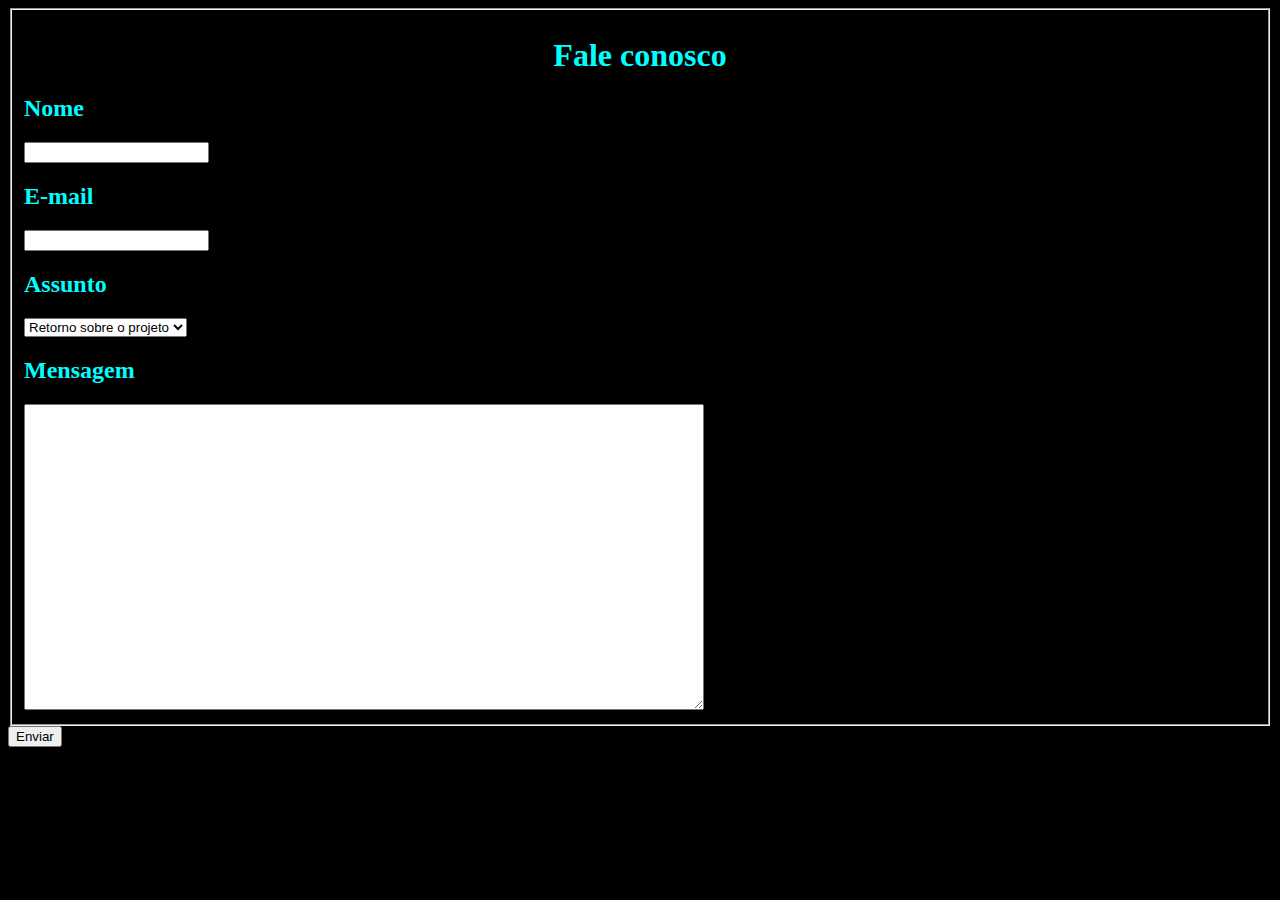
<file: index.html>
<!DOCTYPE html>
<html lang="en">

<head>
    <meta charset="UTF-8">
    <meta name="viewport" content="width=device-width, initial-scale=1.0">
    <title>Cadastro</title>
    <link rel="stylesheet" href="index.css">
</head>

<body>

    <form class="formulario" action="./home.html">
        <fieldset>
            <h1>
                <legend>Fale conosco</legend>
            </h1>
            <div>
                <h2> <label for="nome">Nome</label></h2>
                <input id="nome" name="nome" type="text">
            </div>
            <div>
                <h2><label for="email">E-mail</label></h2>
                <input id="email" name="email" type="text">
            </div>

            <div>
                <h2><label for="assunto">Assunto</label></h2>
                <select name="assunto" id="assunto">
                    <option value="feedback">Retorno sobre o projeto</option>
                    <option value="sugest">Sugestão para projeto</option>
                    <option value="new-project">Novo projeto</option>
                    <option value="mensagem">Uma mensagem</option>
                </select>
            </div>

            <div>
                <h2><label for="mensagem">Mensagem</label></h2>
                <textarea name="mensagem" id="mensagem" cols="82" rows="20"></textarea>
        </fieldset>
        <button class="botão" type="submit">Enviar</button>
        </div>
        <script>

            function validaForm() {
                const email = document.getElementById('email');
                let emailText = email.value.trim();
                let valido = false;

                if (emailText.includes("@")) {
                    valido = true;
                } else {
                    valido = false
                }
                let partesEmail = emailText.split("@");
                if (partesEmail[0].lenght >= 7 && partesEmail[0].lenght <= 127) {
                    console.log("O tamanho está entre 7 e 127");
                    valido = true;

                } else {
                    valido = false;
                }



                const nome = document.getElementById("nome");
                let nomeText = nome.value.trim();
                if (nome.lenght >= 3) {
                    console.log("Nome atende ao tamanho mínimo")
                    valido = true
                } else {
                    valido = false;
                }
                const textArea = document.getElementById("mensagem");
                let textTexto = textArea.value.trim();
                if (textTexto === "") {
                    console.log("Texto não pode ser vazio!")
                }

            }

            document.addEventListener("submit", function (e) {
                e.preventDefaut();
                validaForm();
            })

        </script>
    </form>




</body>

</html>
</file>
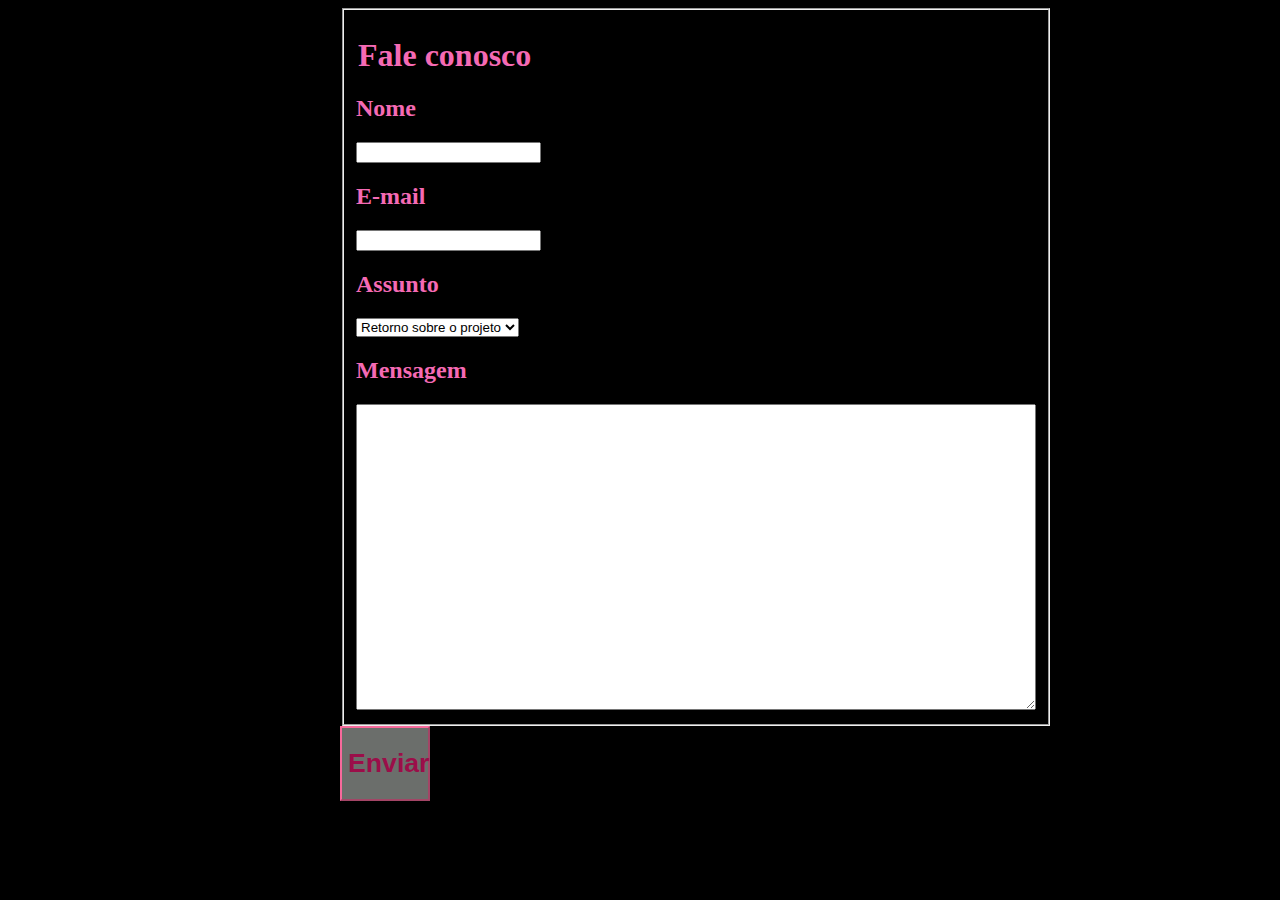
<file: atividade1.0.html>
<!DOCTYPE html>
<html lang="en">

<head>
    <meta charset="UTF-8">
    <meta name="viewport" content="width=device-width, initial-scale=1.0">
    <title>Formulario</title>
    <link rel="stylesheet" href="atividade1.0.css">
</head>

<body>

    <form class="formulario" action="">
        <fieldset>
            <h1>
                <legend>Fale conosco</legend>
            </h1>
            <div>
                <h2> <label for="nome">Nome</label></h2>
                <input id="nome" name="nome" type="text">
            </div>
            <div>
                <h2><label for="email">E-mail</label></h2>
                <input id="email" name="email" type="text">
            </div>

            <div>
                <h2><label for="assunto">Assunto</label></h2>
                <select name="assunto" id="assunto">
                    <option value="feedback">Retorno sobre o projeto</option>
                    <option value="sugest">Sugestão para projeto</option>
                    <option value="new-project">Novo projeto</option>
                    <option value="mensagem">Uma mensagem</option>
                </select>
            </div>

            <div>
                <h2><label for="mensagem">Mensagem</label></h2>
                <textarea name="mensagem" id="mensagem" cols="82" rows="20"></textarea>
        </fieldset>
       <button   class="botão" type="submit"><h1>Enviar</h1></button>
        </div>
        <script>

            function validaForm() {
                const email = document.getElementById('email');
                let emailText = email.value.trim();
                let valido = false;

                if (emailText.includes("@")) {
                    valido = true;
                } else {
                    valido = false
                }
                let partesEmail = emailText.split("@");
                if (partesEmail[0].lenght >= 7 && partesEmail[0].lenght <= 127) {
                    console.log("O tamanho está entre 7 e 127");
                    valido = true;

                } else {
                    valido = false;
                }



                const nome = document.getElementById("nome");
                let nomeText = nome.value.trim();
                if (nome.lenght >= 3) {
                    console.log("Nome atende ao tamanho mínimo")
                    valido = true
                } else {
                    valido = false;
                }
                const textArea = document.getElementById("mensagem");
                let textTexto = textArea.value.trim();
                if (textTexto === "") {
                    console.log("Texto não pode ser vazio!")
                }

            }

            document.addEventListener("submit", function (e) {
                e.preventDefaut();
                validaForm();
            })

        </script>
    </form>




</body>

</html>
</file>
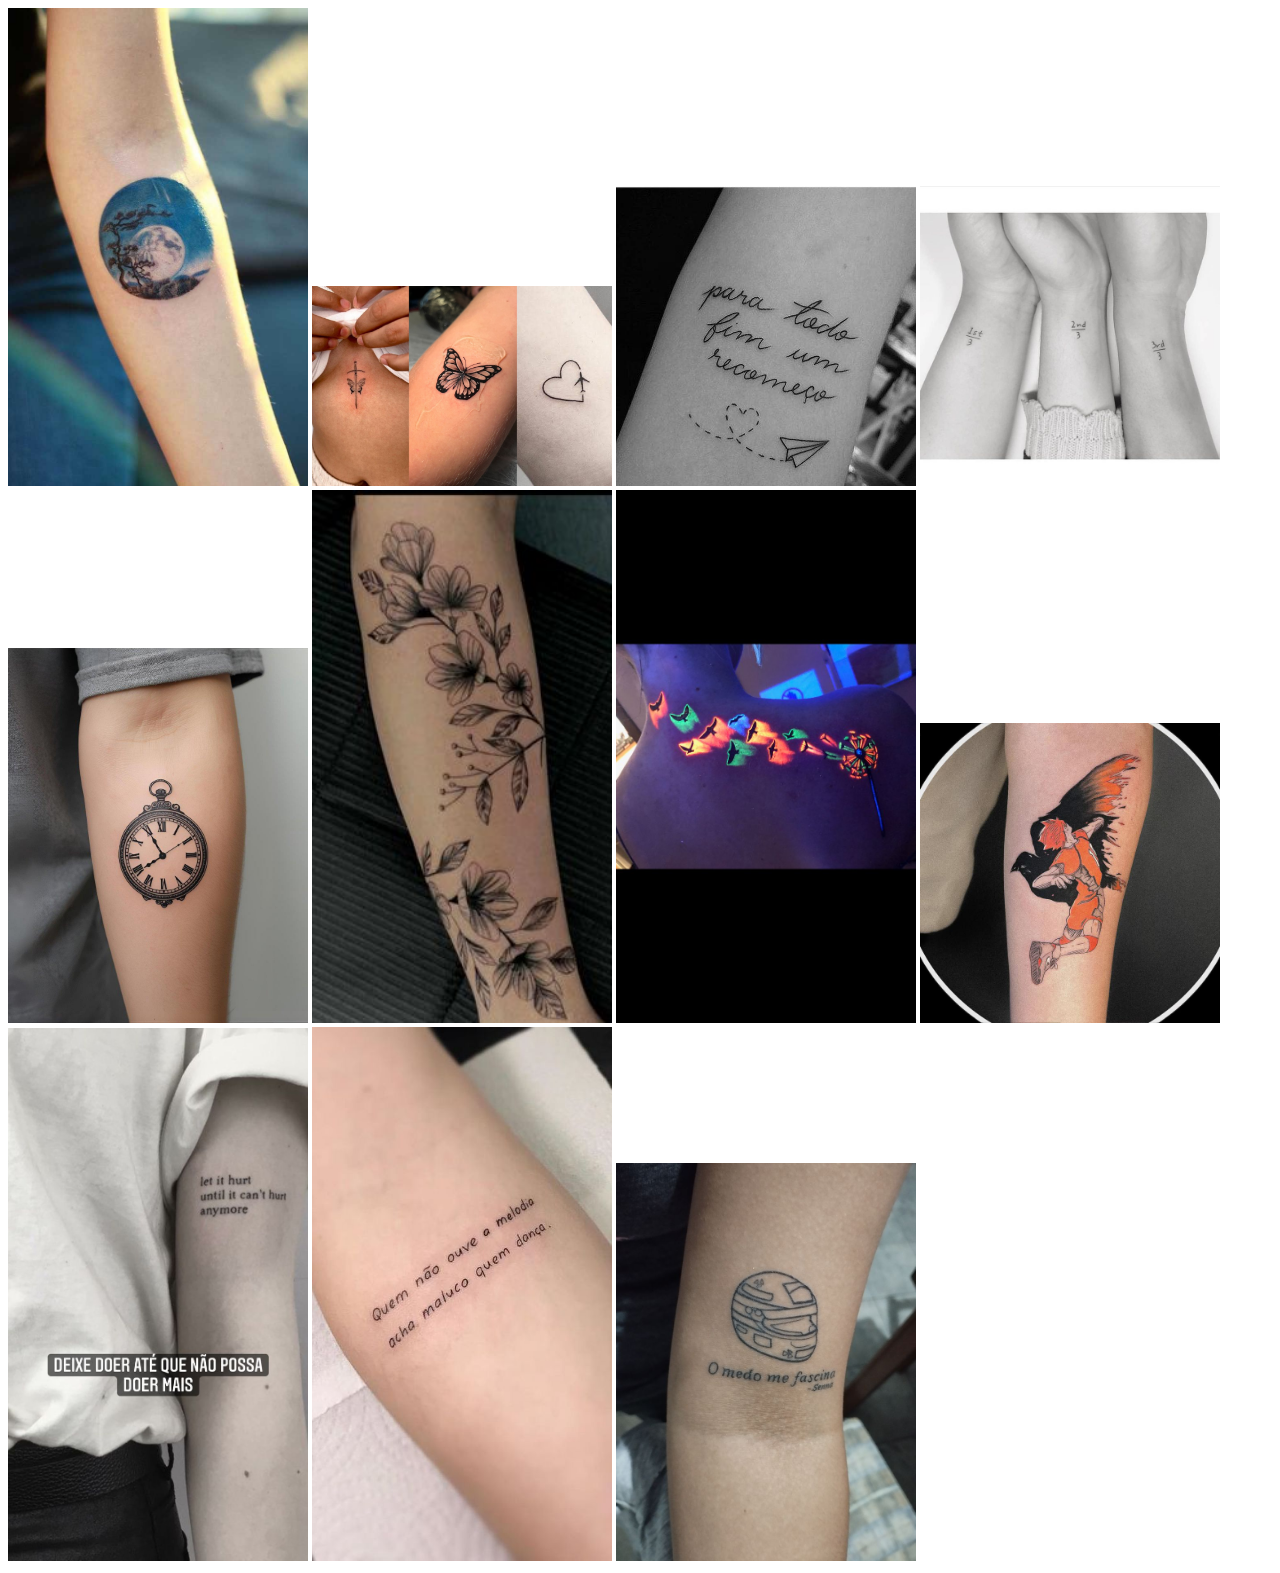
<file: img.html>
<!DOCTYPE html>
<html lang="en">
<head>
    <meta charset="UTF-8">
    <meta name="viewport" content="width=device-width, initial-scale=1.0">
    <title>Imagens</title>
    <link rel="stylesheet" href="img.css">
</head>
<body class="links">
    

<a href="https://www.ledstattoo.com.br/"><img src="img/tatuagem1.jpg"></a>
<a href="https://findtattoo.com.br/"><img src="img/tatuagem2.png"></a>
<a href="https://veranitattoo.com.br/"><img src="img/tatuagem3.jpeg"></a>
<a href="https://coleemmim.com.br/?srsltid=AfmBOorZxPp7GSQOSHPEMusev15iZQbSxFGAuAp1VZFEDsBd2KiXOKF6"><img src="img/tatuagem4.jpg"></a>
<a href="https://www.tatuli.com.br/fantasia-e-cosplay"><img src="img/tatuagem5.jpg"></a>
<a href="https://www.instagram.com/tattoodels/"><img src="img/tatuagem6.jpg"></a>
<a href="https://tattooweek.com.br/"><img src="img/tatuagem7.jpg"></a>
<a href="https://wtattoo.com.br/"><img src="img/tatuagem8.jpg"></a>
<a href="https://blog.tattoo2me.com/"><img src="img/tatuagem9.jpg"></a>
<a href="https://www.tattooyou.com.br/"><img src="img/tatuagem10.jpg"></a>
<a href="http://www.skink.com.br/"><img src="img/tatuagem 11.jpg"></a>















</body>
</html>
</file>
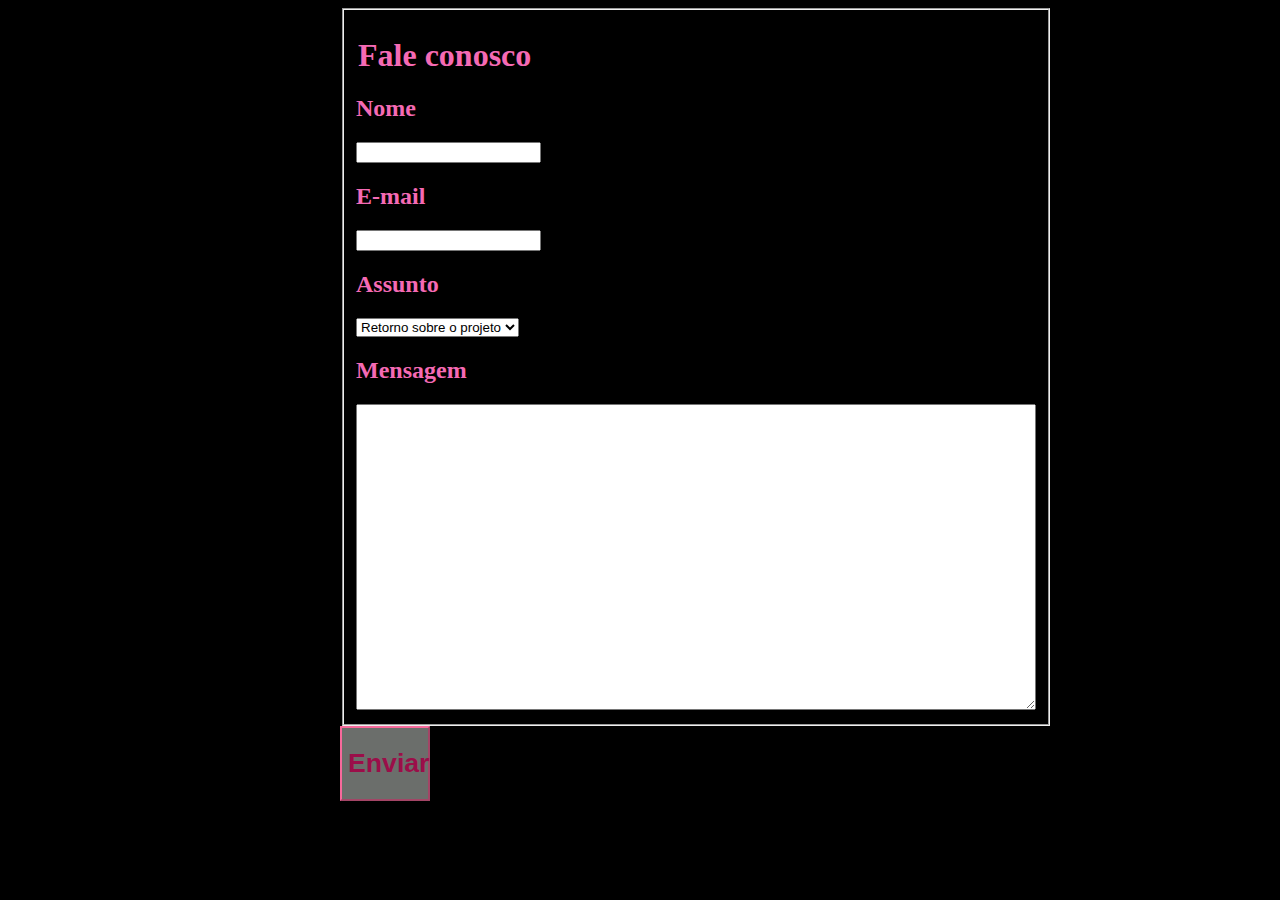
<file: index1.html>
<!DOCTYPE html>
<html lang="en">

<head>
    <meta charset="UTF-8">
    <meta name="viewport" content="width=device-width, initial-scale=1.0">
    <title>Cadastro</title>
    <link rel="stylesheet" href="index1.css">
</head>

<body>

    <form class="formulario" action="">
        <fieldset>
            <h1>
                <legend>Fale conosco</legend>
            </h1>
            <div>
                <h2> <label for="nome">Nome</label></h2>
                <input id="nome" name="nome" type="text">
            </div>
            <div>
                <h2><label for="email">E-mail</label></h2>
                <input id="email" name="email" type="text">
            </div>

            <div>
                <h2><label for="assunto">Assunto</label></h2>
                <select name="assunto" id="assunto">
                    <option value="feedback">Retorno sobre o projeto</option>
                    <option value="sugest">Sugestão para projeto</option>
                    <option value="new-project">Novo projeto</option>
                    <option value="mensagem">Uma mensagem</option>
                </select>
            </div>

            <div>
                <h2><label for="mensagem">Mensagem</label></h2>
                <textarea name="mensagem" id="mensagem" cols="82" rows="20"></textarea>
        </fieldset>
       <button   class="botão" type="submit"><h1>Enviar</h1></button>
        </div>
        <script>

            function validaForm() {
                const email = document.getElementById('email');
                let emailText = email.value.trim();
                let valido = false;

                if (emailText.includes("@")) {
                    valido = true;
                } else {
                    valido = false
                }
                let partesEmail = emailText.split("@");
                if (partesEmail[0].lenght >= 7 && partesEmail[0].lenght <= 127) {
                    console.log("O tamanho está entre 7 e 127");
                    valido = true;

                } else {
                    valido = false;
                }



                const nome = document.getElementById("nome");
                let nomeText = nome.value.trim();
                if (nome.lenght >= 3) {
                    console.log("Nome atende ao tamanho mínimo")
                    valido = true
                } else {
                    valido = false;
                }
                const textArea = document.getElementById("mensagem");
                let textTexto = textArea.value.trim();
                if (textTexto === "") {
                    console.log("Texto não pode ser vazio!")
                }

            }

            document.addEventListener("submit", function (e) {
                e.preventDefaut();
                validaForm();
            })

        </script>
    </form>




</body>

</html>
</file>
<file: index.css>
body{
background-color:black;    
color:cyan;
}

.meio {
    padding: 300px;
    height: 1000px;
    color: #714ee3;
}

h1 {
    text-align: center;
    color: aqua;
}

.cor1{
    color: rgb(138, 12, 12);
}

.cor2{
    color: hotpink;
}

.intro{
    color: #c179f5;
}

.cor3{
    color: lightpink;
}

.cor4{
    color: palegreen;
}

.cor5{
    color: #529fa9;
}

.cor6{
    color: violet;
}

.cor7{
    color: royalblue;
}

.cor8{
    color: darkviolet;
}
</file>
<file: atividade1.0.css>
body {
    background-color: rgb(0, 0, 0);
    color: #f56ab4;
}

.formulario {
    width: 600px;
    margin: 0 auto;
}

.botão{
    border-radius:none;
    border-color: hsl(339, 90%, 69%);
    box-shadow:50px;
    background-color: hwb(120 42% 57%);
    color: #9b0e49;
    width:90px;
    height:75px;
}
</file>
<file: img.css>
.links img{
    width: 300px;
    background-color: aqua;
}
</file>
<file: index1.css>
body {
    background-color: rgb(0, 0, 0);
    color: #f56ab4;
}

.formulario {
    width: 600px;
    margin: 0 auto;
}

.botão{
    border-radius:none;
    border-color: hsl(339, 90%, 69%);
    box-shadow:50px;
    background-color: hwb(120 42% 57%);
    color: #9b0e49;
    width:90px;
    height:75px;
}
</file>
